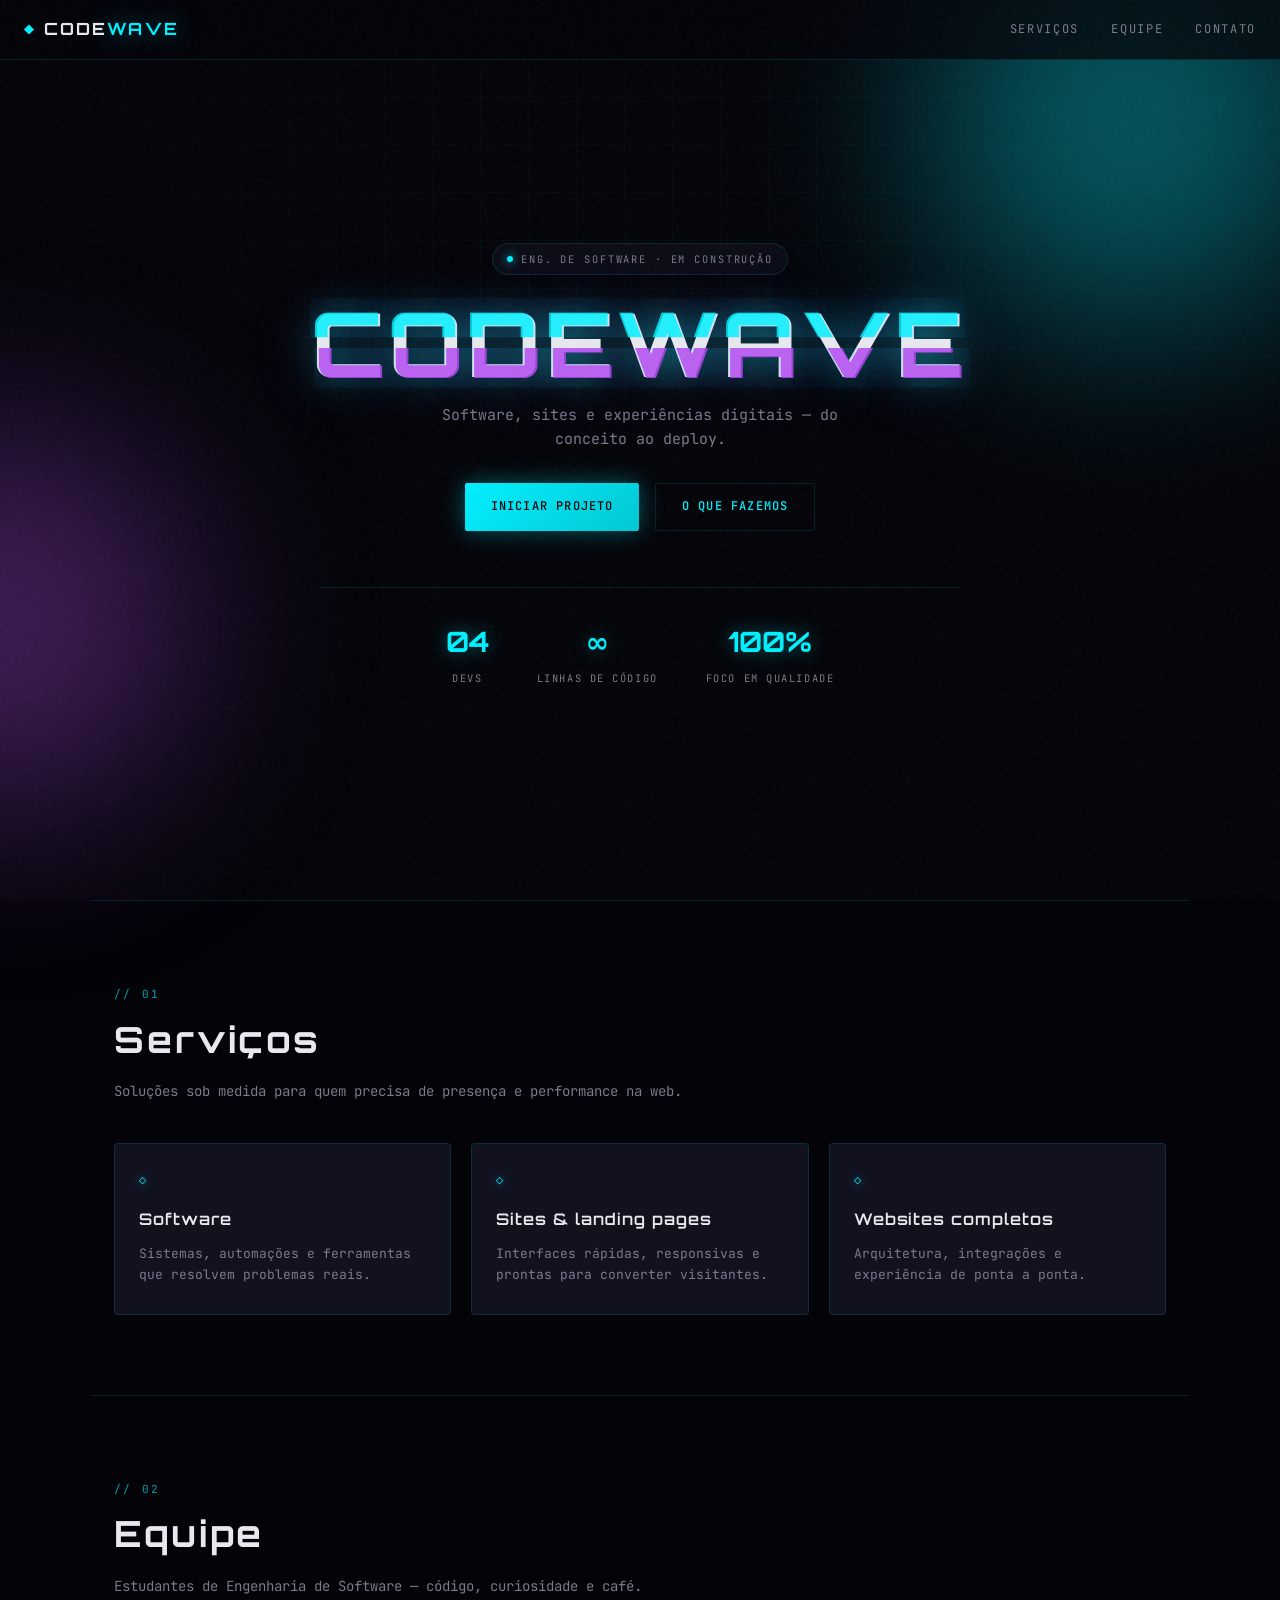
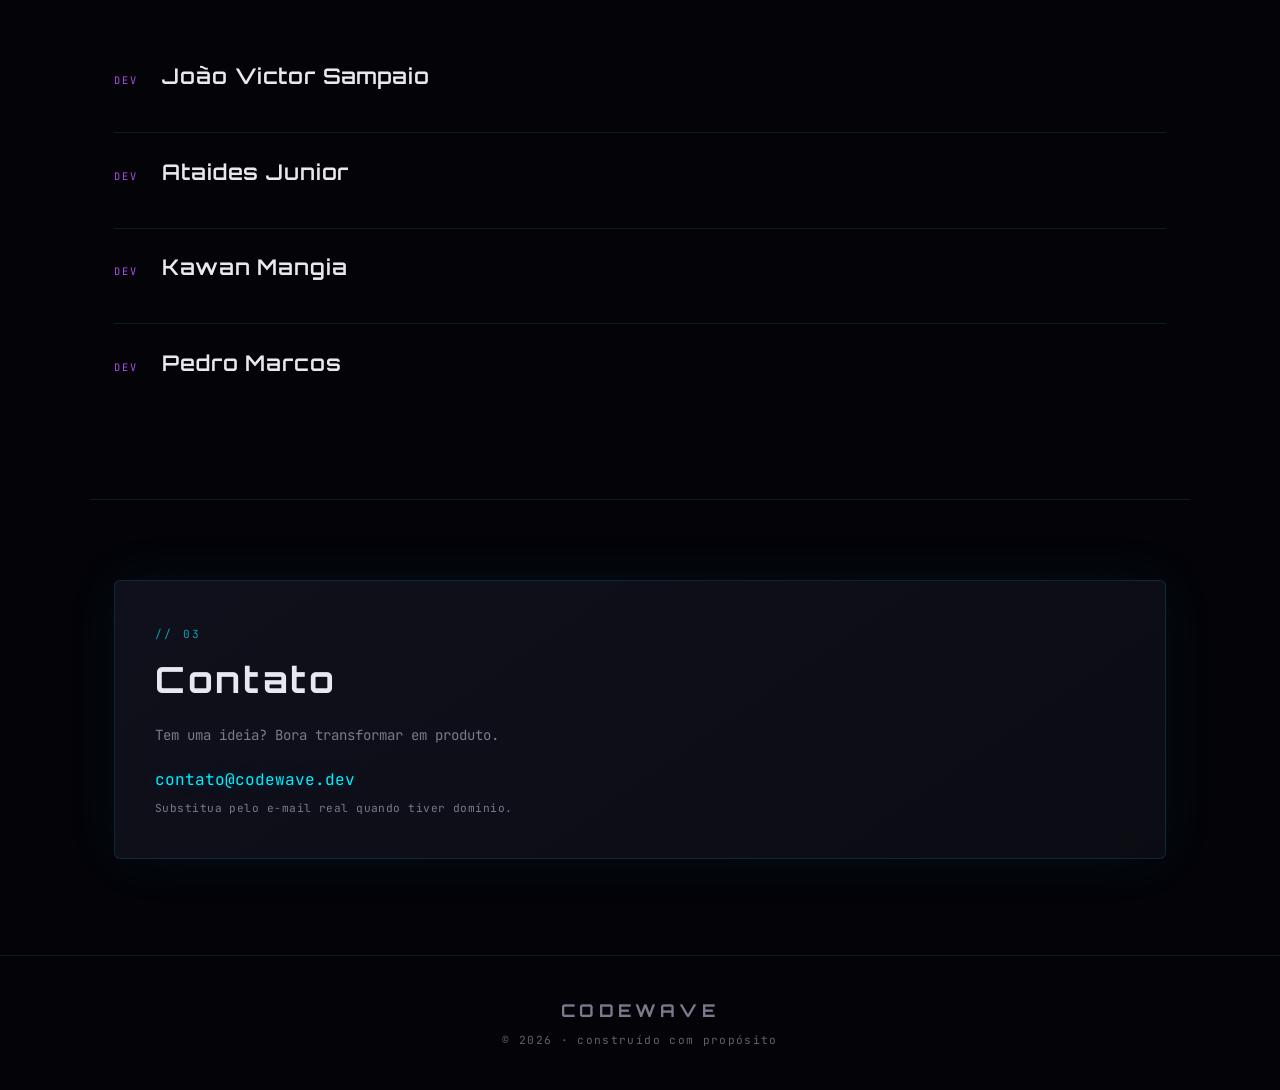
<file: index.html>
<!DOCTYPE html>
<html lang="pt-BR">
<head>
  <meta charset="UTF-8" />
  <meta name="viewport" content="width=device-width, initial-scale=1.0" />
  <meta name="theme-color" content="#030308" />
  <meta name="description" content="CODEWAVE — software, sites e soluções web. Estudantes de Engenharia de Software." />
  <title>CODEWAVE — Engenharia & Web</title>
  <link rel="preconnect" href="https://fonts.googleapis.com" />
  <link rel="preconnect" href="https://fonts.gstatic.com" crossorigin />
  <link href="https://fonts.googleapis.com/css2?family=JetBrains+Mono:wght@400;500;600&family=Orbitron:wght@500;600;700;800&display=swap" rel="stylesheet" />
  <link rel="stylesheet" href="styles.css" />
</head>
<body>
  <div class="noise" aria-hidden="true"></div>
  <div class="grid-bg" aria-hidden="true"></div>
  <div class="orb orb-a" aria-hidden="true"></div>
  <div class="orb orb-b" aria-hidden="true"></div>

  <header class="header">
    <a href="#" class="brand">
      <span class="brand-icon" aria-hidden="true"></span>
      <span class="brand-text">CODE<span class="brand-accent">WAVE</span></span>
    </a>
    <button type="button" class="nav-toggle" aria-label="Menu" aria-expanded="false">
      <span></span><span></span><span></span>
    </button>
    <nav class="nav">
      <a href="#servicos">Serviços</a>
      <a href="#equipe">Equipe</a>
      <a href="#contato">Contato</a>
    </nav>
  </header>

  <main>
    <section class="hero">
      <div class="hero-badge">
        <span class="pulse"></span>
        <span>Eng. de Software · em construção</span>
      </div>
      <h1 class="hero-title">
        <span class="glitch-layer" data-text="CODEWAVE">CODEWAVE</span>
      </h1>
      <p class="hero-tagline">Software, sites e experiências digitais — do conceito ao deploy.</p>
      <div class="hero-actions">
        <a href="#contato" class="btn btn-primary">Iniciar projeto</a>
        <a href="#servicos" class="btn btn-ghost">O que fazemos</a>
      </div>
      <div class="hero-stats">
        <div class="stat">
          <span class="stat-value">04</span>
          <span class="stat-label">devs</span>
        </div>
        <div class="stat">
          <span class="stat-value">∞</span>
          <span class="stat-label">linhas de código</span>
        </div>
        <div class="stat">
          <span class="stat-value">100%</span>
          <span class="stat-label">foco em qualidade</span>
        </div>
      </div>
    </section>

    <section id="servicos" class="section services">
      <div class="section-head">
        <span class="section-id">// 01</span>
        <h2>Serviços</h2>
        <p>Soluções sob medida para quem precisa de presença e performance na web.</p>
      </div>
      <div class="card-grid">
        <article class="card">
          <div class="card-glow"></div>
          <span class="card-icon">◇</span>
          <h3>Software</h3>
          <p>Sistemas, automações e ferramentas que resolvem problemas reais.</p>
        </article>
        <article class="card">
          <div class="card-glow"></div>
          <span class="card-icon">◇</span>
          <h3>Sites &amp; landing pages</h3>
          <p>Interfaces rápidas, responsivas e prontas para converter visitantes.</p>
        </article>
        <article class="card">
          <div class="card-glow"></div>
          <span class="card-icon">◇</span>
          <h3>Websites completos</h3>
          <p>Arquitetura, integrações e experiência de ponta a ponta.</p>
        </article>
      </div>
    </section>

    <section id="equipe" class="section team">
      <div class="section-head">
        <span class="section-id">// 02</span>
        <h2>Equipe</h2>
        <p>Estudantes de Engenharia de Software — código, curiosidade e café.</p>
      </div>
      <ul class="team-list">
        <li class="team-row">
          <span class="team-role">dev</span>
          <span class="team-name">João Victor Sampaio</span>
          <span class="team-line" aria-hidden="true"></span>
        </li>
        <li class="team-row">
          <span class="team-role">dev</span>
          <span class="team-name">Ataides Junior</span>
          <span class="team-line" aria-hidden="true"></span>
        </li>
        <li class="team-row">
          <span class="team-role">dev</span>
          <span class="team-name">Kawan Mangia</span>
          <span class="team-line" aria-hidden="true"></span>
        </li>
        <li class="team-row">
          <span class="team-role">dev</span>
          <span class="team-name">Pedro Marcos</span>
          <span class="team-line" aria-hidden="true"></span>
        </li>
      </ul>
    </section>

    <section id="contato" class="section contact">
      <div class="contact-panel">
        <div class="section-head section-head--inline">
          <span class="section-id">// 03</span>
          <h2>Contato</h2>
        </div>
        <p class="contact-lead">Tem uma ideia? Bora transformar em produto.</p>
        <div class="contact-links">
          <a href="mailto:contato@codewave.dev" class="link-mono">contato@codewave.dev</a>
          <span class="contact-hint">Substitua pelo e-mail real quando tiver domínio.</span>
        </div>
      </div>
    </section>
  </main>

  <footer class="footer">
    <div class="footer-brand">CODEWAVE</div>
    <p class="footer-meta">© <span id="year"></span> · construído com propósito</p>
  </footer>

  <script src="script.js"></script>
</body>
</html>
</file>
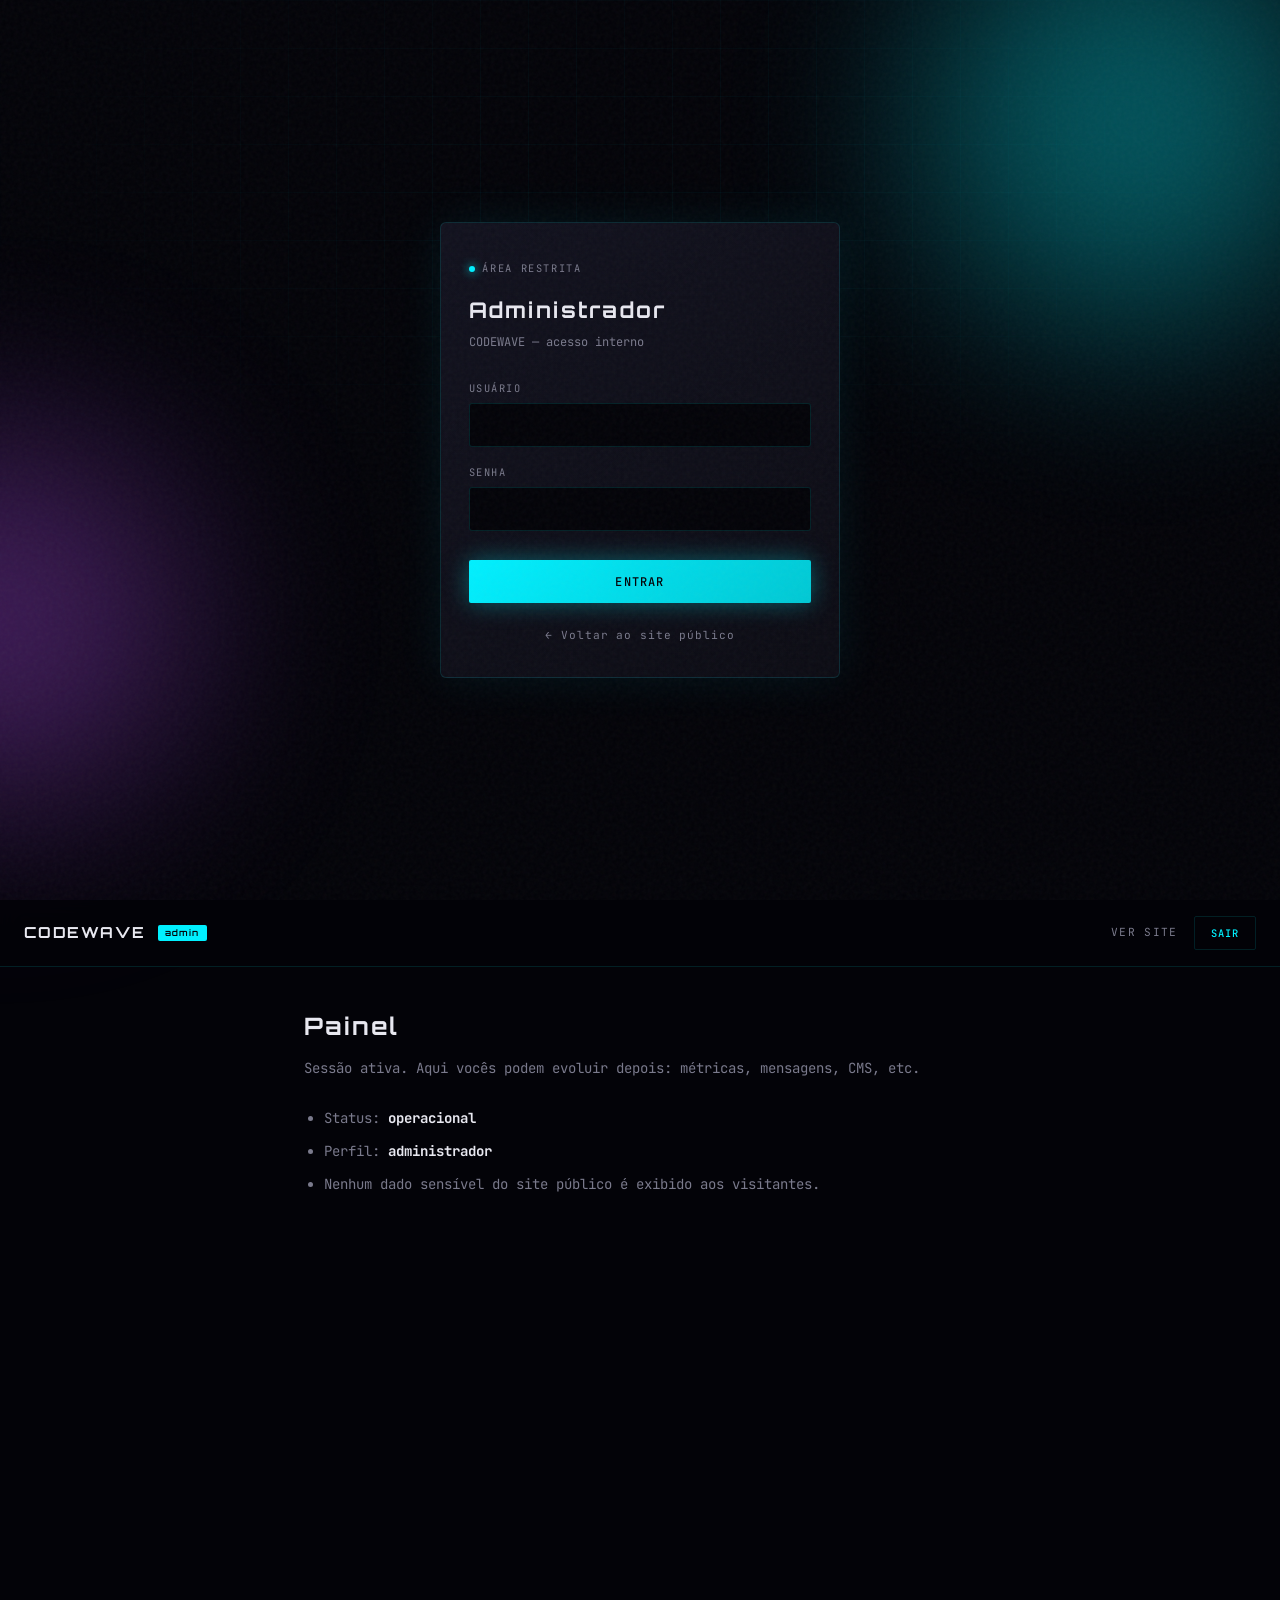
<file: admin.html>
<!DOCTYPE html>
<html lang="pt-BR">
<head>
  <meta charset="UTF-8" />
  <meta name="viewport" content="width=device-width, initial-scale=1.0" />
  <meta name="robots" content="noindex, nofollow" />
  <meta name="theme-color" content="#030308" />
  <title>Admin · CODEWAVE</title>
  <link rel="preconnect" href="https://fonts.googleapis.com" />
  <link rel="preconnect" href="https://fonts.gstatic.com" crossorigin />
  <link href="https://fonts.googleapis.com/css2?family=JetBrains+Mono:wght@400;500;600&family=Orbitron:wght@500;600;700&display=swap" rel="stylesheet" />
  <link rel="stylesheet" href="styles.css" />
  <link rel="stylesheet" href="admin.css" />
</head>
<body class="page-admin">
  <div class="noise" aria-hidden="true"></div>
  <div class="grid-bg" aria-hidden="true"></div>
  <div class="orb orb-a" aria-hidden="true"></div>
  <div class="orb orb-b" aria-hidden="true"></div>

  <div id="login-screen" class="admin-login">
    <div class="admin-login-card">
      <p class="admin-login-badge"><span class="pulse"></span> Área restrita</p>
      <h1 class="admin-login-title">Administrador</h1>
      <p class="admin-login-hint">CODEWAVE — acesso interno</p>
      <form id="admin-form" class="admin-form" novalidate>
        <label class="admin-label" for="admin-user">Usuário</label>
        <input class="admin-input" id="admin-user" name="user" type="text" autocomplete="username" required />
        <label class="admin-label" for="admin-pass">Senha</label>
        <input class="admin-input" id="admin-pass" name="password" type="password" autocomplete="current-password" required />
        <p id="admin-error" class="admin-error" hidden>Credenciais inválidas.</p>
        <button type="submit" class="btn btn-primary admin-submit">Entrar</button>
      </form>
      <a href="index.html" class="admin-back-site">← Voltar ao site público</a>
    </div>
  </div>

  <div id="admin-panel" class="admin-panel" hidden>
    <header class="admin-bar">
      <span class="admin-bar-brand">CODEWAVE <span class="admin-bar-tag">admin</span></span>
      <div class="admin-bar-actions">
        <a href="index.html" class="admin-bar-link">Ver site</a>
        <button type="button" id="admin-logout" class="btn btn-ghost admin-logout-btn">Sair</button>
      </div>
    </header>
    <main class="admin-main">
      <h2 class="admin-main-title">Painel</h2>
      <p class="admin-main-lead">Sessão ativa. Aqui vocês podem evoluir depois: métricas, mensagens, CMS, etc.</p>
      <ul class="admin-placeholder-list">
        <li>Status: <strong>operacional</strong></li>
        <li>Perfil: <strong>administrador</strong></li>
        <li>Nenhum dado sensível do site público é exibido aos visitantes.</li>
      </ul>
    </main>
  </div>

  <script src="admin.js"></script>
</body>
</html>
</file>
<file: styles.css>
:root {
  --void: #030308;
  --surface: #0c0c14;
  --elevated: #12121f;
  --border: rgba(0, 240, 255, 0.12);
  --cyan: #00f0ff;
  --cyan-dim: rgba(0, 240, 255, 0.65);
  --violet: #b24bf3;
  --text: #e8e8f0;
  --muted: #7a7a8c;
  --font-display: "Orbitron", system-ui, sans-serif;
  --font-mono: "JetBrains Mono", ui-monospace, monospace;
  --ease-out: cubic-bezier(0.22, 1, 0.36, 1);
}

*,
*::before,
*::after {
  box-sizing: border-box;
}

html {
  scroll-behavior: smooth;
}

body {
  margin: 0;
  min-height: 100vh;
  font-family: var(--font-mono);
  font-size: 0.9375rem;
  font-weight: 400;
  line-height: 1.6;
  color: var(--text);
  background: var(--void);
  overflow-x: hidden;
}

a {
  color: inherit;
  text-decoration: none;
}

/* Ambient layers */
.noise {
  pointer-events: none;
  position: fixed;
  inset: 0;
  z-index: 9999;
  opacity: 0.04;
  background-image: url("data:image/svg+xml,%3Csvg viewBox='0 0 256 256' xmlns='http://www.w3.org/2000/svg'%3E%3Cfilter id='n'%3E%3CfeTurbulence type='fractalNoise' baseFrequency='0.9' numOctaves='4' stitchTiles='stitch'/%3E%3C/filter%3E%3Crect width='100%25' height='100%25' filter='url(%23n)'/%3E%3C/svg%3E");
}

.grid-bg {
  pointer-events: none;
  position: fixed;
  inset: 0;
  z-index: 0;
  background-image:
    linear-gradient(rgba(0, 240, 255, 0.03) 1px, transparent 1px),
    linear-gradient(90deg, rgba(0, 240, 255, 0.03) 1px, transparent 1px);
  background-size: 48px 48px;
  mask-image: radial-gradient(ellipse 80% 60% at 50% 20%, black 20%, transparent 70%);
}

.orb {
  pointer-events: none;
  position: fixed;
  border-radius: 50%;
  filter: blur(100px);
  opacity: 0.35;
  z-index: 0;
  animation: orb-float 18s ease-in-out infinite;
}

.orb-a {
  width: min(55vw, 420px);
  height: min(55vw, 420px);
  background: var(--cyan);
  top: -10%;
  right: -5%;
}

.orb-b {
  width: min(50vw, 380px);
  height: min(50vw, 380px);
  background: var(--violet);
  bottom: 10%;
  left: -15%;
  animation-delay: -7s;
}

@keyframes orb-float {
  0%,
  100% {
    transform: translate(0, 0) scale(1);
  }
  50% {
    transform: translate(-30px, 40px) scale(1.08);
  }
}

/* Header */
.header {
  position: fixed;
  top: 0;
  left: 0;
  right: 0;
  z-index: 100;
  display: flex;
  align-items: center;
  justify-content: space-between;
  padding: 1rem 1.5rem;
  background: rgba(3, 3, 8, 0.75);
  backdrop-filter: blur(16px);
  border-bottom: 1px solid var(--border);
}

.brand {
  display: flex;
  align-items: center;
  gap: 0.65rem;
  font-family: var(--font-display);
  font-weight: 700;
  font-size: 1.05rem;
  letter-spacing: 0.12em;
}

.brand-icon {
  width: 10px;
  height: 10px;
  background: var(--cyan);
  box-shadow: 0 0 14px var(--cyan);
  clip-path: polygon(50% 0%, 100% 50%, 50% 100%, 0% 50%);
}

.brand-accent {
  color: var(--cyan);
  text-shadow: 0 0 24px rgba(0, 240, 255, 0.5);
}

.nav {
  display: flex;
  gap: 2rem;
  font-size: 0.75rem;
  text-transform: uppercase;
  letter-spacing: 0.14em;
}

.nav a {
  color: var(--muted);
  transition: color 0.25s var(--ease-out), text-shadow 0.25s;
}

.nav a:hover {
  color: var(--cyan);
  text-shadow: 0 0 12px rgba(0, 240, 255, 0.4);
}

.nav-toggle {
  display: none;
  flex-direction: column;
  gap: 5px;
  padding: 8px;
  background: none;
  border: none;
  cursor: pointer;
}

.nav-toggle span {
  display: block;
  width: 22px;
  height: 2px;
  background: var(--cyan);
  box-shadow: 0 0 8px var(--cyan-dim);
  transition: transform 0.3s var(--ease-out), opacity 0.3s;
}

@media (max-width: 768px) {
  .nav-toggle {
    display: flex;
  }

  .nav {
    position: fixed;
    inset: 0;
    top: 57px;
    flex-direction: column;
    align-items: center;
    justify-content: center;
    gap: 2rem;
    background: rgba(3, 3, 8, 0.97);
    font-size: 0.875rem;
    opacity: 0;
    visibility: hidden;
    transition: opacity 0.3s, visibility 0.3s;
  }

  .nav.is-open {
    opacity: 1;
    visibility: visible;
  }

  .nav-toggle[aria-expanded="true"] span:nth-child(1) {
    transform: translateY(7px) rotate(45deg);
  }

  .nav-toggle[aria-expanded="true"] span:nth-child(2) {
    opacity: 0;
  }

  .nav-toggle[aria-expanded="true"] span:nth-child(3) {
    transform: translateY(-7px) rotate(-45deg);
  }
}

/* Hero */
.hero {
  position: relative;
  z-index: 1;
  min-height: 100vh;
  display: flex;
  flex-direction: column;
  align-items: center;
  justify-content: center;
  text-align: center;
  padding: 6rem 1.5rem 4rem;
}

.hero-badge {
  display: inline-flex;
  align-items: center;
  gap: 0.5rem;
  padding: 0.4rem 0.9rem;
  margin-bottom: 1.5rem;
  font-size: 0.65rem;
  letter-spacing: 0.18em;
  text-transform: uppercase;
  color: var(--muted);
  border: 1px solid var(--border);
  border-radius: 999px;
  background: rgba(18, 18, 31, 0.6);
}

.pulse {
  width: 6px;
  height: 6px;
  border-radius: 50%;
  background: var(--cyan);
  box-shadow: 0 0 10px var(--cyan);
  animation: pulse-glow 2s ease-in-out infinite;
}

@keyframes pulse-glow {
  0%,
  100% {
    opacity: 1;
    transform: scale(1);
  }
  50% {
    opacity: 0.5;
    transform: scale(1.2);
  }
}

.hero-title {
  margin: 0 0 1rem;
  font-family: var(--font-display);
  font-size: clamp(2.75rem, 12vw, 5.5rem);
  font-weight: 800;
  letter-spacing: 0.06em;
  line-height: 1;
}

.glitch-layer {
  position: relative;
  display: inline-block;
  color: var(--text);
  text-shadow:
    0 0 40px rgba(0, 240, 255, 0.35),
    0 0 80px rgba(178, 75, 243, 0.2);
}

.glitch-layer::before,
.glitch-layer::after {
  content: attr(data-text);
  position: absolute;
  left: 0;
  top: 0;
  width: 100%;
  height: 100%;
  opacity: 0.85;
}

.glitch-layer::before {
  color: var(--cyan);
  clip-path: polygon(0 0, 100% 0, 100% 45%, 0 45%);
  transform: translate(-2px, -1px);
  animation: glitch-1 4s infinite linear alternate-reverse;
}

.glitch-layer::after {
  color: var(--violet);
  clip-path: polygon(0 55%, 100% 55%, 100% 100%, 0 100%);
  transform: translate(2px, 1px);
  animation: glitch-2 5s infinite linear alternate-reverse;
}

@keyframes glitch-1 {
  0%,
  90%,
  100% {
    transform: translate(-2px, -1px);
  }
  92% {
    transform: translate(3px, 2px);
  }
  94% {
    transform: translate(-4px, 0);
  }
}

@keyframes glitch-2 {
  0%,
  88%,
  100% {
    transform: translate(2px, 1px);
  }
  91% {
    transform: translate(-3px, -2px);
  }
}

@media (prefers-reduced-motion: reduce) {
  .glitch-layer::before,
  .glitch-layer::after {
    animation: none;
    opacity: 0.25;
  }

  .orb {
    animation: none;
  }

  .pulse {
    animation: none;
  }
}

.hero-tagline {
  max-width: 28rem;
  margin: 0 0 2rem;
  color: var(--muted);
  font-size: 0.9375rem;
}

.hero-actions {
  display: flex;
  flex-wrap: wrap;
  gap: 1rem;
  justify-content: center;
  margin-bottom: 3.5rem;
}

.btn {
  display: inline-flex;
  align-items: center;
  justify-content: center;
  padding: 0.85rem 1.6rem;
  font-family: var(--font-mono);
  font-size: 0.75rem;
  font-weight: 500;
  letter-spacing: 0.1em;
  text-transform: uppercase;
  border-radius: 2px;
  cursor: pointer;
  transition: transform 0.2s var(--ease-out), box-shadow 0.25s, background 0.25s, border-color 0.25s;
}

.btn-primary {
  color: var(--void);
  background: linear-gradient(135deg, var(--cyan), #00c8d4);
  border: none;
  box-shadow: 0 0 24px rgba(0, 240, 255, 0.35);
}

.btn-primary:hover {
  transform: translateY(-2px);
  box-shadow: 0 0 36px rgba(0, 240, 255, 0.5);
}

.btn-ghost {
  background: transparent;
  color: var(--cyan);
  border: 1px solid var(--border);
}

.btn-ghost:hover {
  border-color: var(--cyan);
  background: rgba(0, 240, 255, 0.06);
  box-shadow: 0 0 20px rgba(0, 240, 255, 0.15);
}

.hero-stats {
  display: flex;
  flex-wrap: wrap;
  gap: 2rem 3rem;
  justify-content: center;
  padding-top: 2rem;
  border-top: 1px solid var(--border);
  max-width: 640px;
  width: 100%;
}

.stat {
  text-align: center;
}

.stat-value {
  display: block;
  font-family: var(--font-display);
  font-size: 1.75rem;
  font-weight: 700;
  color: var(--cyan);
  text-shadow: 0 0 20px rgba(0, 240, 255, 0.4);
}

.stat-label {
  font-size: 0.65rem;
  letter-spacing: 0.15em;
  text-transform: uppercase;
  color: var(--muted);
}

/* Sections */
.section {
  position: relative;
  z-index: 1;
  padding: 5rem 1.5rem;
  max-width: 1100px;
  margin: 0 auto;
}

.section-head {
  margin-bottom: 2.5rem;
}

.section-head h2 {
  margin: 0.35rem 0 0.75rem;
  font-family: var(--font-display);
  font-size: clamp(1.75rem, 4vw, 2.25rem);
  font-weight: 700;
  letter-spacing: 0.08em;
}

.section-head p {
  margin: 0;
  max-width: 36rem;
  color: var(--muted);
  font-size: 0.875rem;
}

.section-id {
  font-size: 0.7rem;
  letter-spacing: 0.2em;
  color: var(--cyan-dim);
}

.section-head--inline {
  margin-bottom: 1rem;
}

/* Services */
.services {
  border-top: 1px solid var(--border);
}

.card-grid {
  display: grid;
  grid-template-columns: repeat(3, 1fr);
  gap: 1.25rem;
}

@media (max-width: 900px) {
  .card-grid {
    grid-template-columns: 1fr;
  }
}

.card {
  position: relative;
  padding: 1.75rem 1.5rem;
  background: var(--elevated);
  border: 1px solid var(--border);
  border-radius: 4px;
  overflow: hidden;
  transition: border-color 0.3s var(--ease-out), transform 0.3s var(--ease-out);
}

.card:hover {
  border-color: rgba(0, 240, 255, 0.35);
  transform: translateY(-4px);
}

.card-glow {
  position: absolute;
  inset: -50%;
  background: radial-gradient(circle at 50% 0%, rgba(0, 240, 255, 0.12), transparent 55%);
  opacity: 0;
  transition: opacity 0.4s;
  pointer-events: none;
}

.card:hover .card-glow {
  opacity: 1;
}

.card-icon {
  display: block;
  margin-bottom: 1rem;
  font-size: 0.75rem;
  color: var(--cyan);
  text-shadow: 0 0 10px var(--cyan-dim);
}

.card h3 {
  margin: 0 0 0.65rem;
  font-family: var(--font-display);
  font-size: 1rem;
  font-weight: 600;
  letter-spacing: 0.06em;
}

.card p {
  margin: 0;
  font-size: 0.8125rem;
  color: var(--muted);
  line-height: 1.65;
}

/* Team */
.team {
  border-top: 1px solid var(--border);
}

.team-list {
  list-style: none;
  margin: 0;
  padding: 0;
}

.team-row {
  position: relative;
  display: grid;
  grid-template-columns: auto 1fr;
  align-items: baseline;
  gap: 1rem 1.5rem;
  padding: 1.35rem 0;
  border-bottom: 1px solid var(--border);
}

.team-row:last-child {
  border-bottom: none;
}

.team-role {
  font-size: 0.65rem;
  letter-spacing: 0.2em;
  text-transform: uppercase;
  color: var(--violet);
}

.team-name {
  font-family: var(--font-display);
  font-size: clamp(1.1rem, 2.5vw, 1.35rem);
  font-weight: 600;
  letter-spacing: 0.04em;
}

.team-line {
  grid-column: 1 / -1;
  height: 1px;
  background: linear-gradient(90deg, var(--cyan), transparent);
  opacity: 0;
  transform: scaleX(0);
  transform-origin: left;
  transition: opacity 0.35s, transform 0.45s var(--ease-out);
}

.team-row:hover .team-line {
  opacity: 0.5;
  transform: scaleX(1);
}

/* Contact */
.contact {
  border-top: 1px solid var(--border);
  padding-bottom: 6rem;
}

.contact-panel {
  padding: 2.5rem;
  background: linear-gradient(145deg, rgba(18, 18, 31, 0.9), rgba(12, 12, 20, 0.95));
  border: 1px solid var(--border);
  border-radius: 6px;
  box-shadow: 0 0 60px rgba(0, 240, 255, 0.06);
}

.contact-lead {
  margin: 0 0 1.25rem;
  color: var(--muted);
  font-size: 0.875rem;
}

.contact-links {
  display: flex;
  flex-direction: column;
  gap: 0.5rem;
}

.link-mono {
  font-size: 1rem;
  color: var(--cyan);
  text-shadow: 0 0 16px rgba(0, 240, 255, 0.25);
  transition: color 0.2s;
}

.link-mono:hover {
  color: #fff;
}

.contact-hint {
  font-size: 0.7rem;
  color: var(--muted);
  letter-spacing: 0.04em;
}

/* Footer */
.footer {
  position: relative;
  z-index: 1;
  text-align: center;
  padding: 2.5rem 1.5rem;
  border-top: 1px solid var(--border);
}

.footer-brand {
  font-family: var(--font-display);
  font-size: 1.1rem;
  font-weight: 700;
  letter-spacing: 0.25em;
  color: var(--muted);
  margin-bottom: 0.5rem;
}

.footer-meta {
  margin: 0;
  font-size: 0.7rem;
  letter-spacing: 0.12em;
  color: var(--muted);
  opacity: 0.8;
}
</file>
<file: admin.css>
.page-admin {
  min-height: 100vh;
}

.admin-login {
  position: relative;
  z-index: 1;
  min-height: 100vh;
  display: flex;
  align-items: center;
  justify-content: center;
  padding: 2rem 1.25rem;
}

.admin-login-card {
  width: 100%;
  max-width: 400px;
  padding: 2rem 1.75rem;
  background: linear-gradient(145deg, rgba(18, 18, 31, 0.95), rgba(12, 12, 20, 0.98));
  border: 1px solid var(--border);
  border-radius: 6px;
  box-shadow: 0 0 48px rgba(0, 240, 255, 0.08);
}

.admin-login-badge {
  display: inline-flex;
  align-items: center;
  gap: 0.45rem;
  margin: 0 0 1rem;
  font-size: 0.65rem;
  letter-spacing: 0.16em;
  text-transform: uppercase;
  color: var(--muted);
}

.admin-login-title {
  margin: 0 0 0.35rem;
  font-family: var(--font-display);
  font-size: 1.35rem;
  font-weight: 700;
  letter-spacing: 0.1em;
}

.admin-login-hint {
  margin: 0 0 1.75rem;
  font-size: 0.75rem;
  color: var(--muted);
}

.admin-form {
  display: flex;
  flex-direction: column;
  gap: 0.35rem;
}

.admin-label {
  margin-top: 0.5rem;
  font-size: 0.65rem;
  letter-spacing: 0.14em;
  text-transform: uppercase;
  color: var(--muted);
}

.admin-label:first-of-type {
  margin-top: 0;
}

.admin-input {
  margin-bottom: 0.25rem;
  padding: 0.75rem 0.85rem;
  font-family: var(--font-mono);
  font-size: 0.875rem;
  color: var(--text);
  background: var(--void);
  border: 1px solid var(--border);
  border-radius: 3px;
  outline: none;
  transition: border-color 0.2s, box-shadow 0.2s;
}

.admin-input:focus {
  border-color: rgba(0, 240, 255, 0.45);
  box-shadow: 0 0 0 1px rgba(0, 240, 255, 0.15);
}

.admin-error {
  margin: 0.5rem 0 0;
  font-size: 0.75rem;
  color: #ff6b6b;
}

.admin-submit {
  width: 100%;
  margin-top: 1.25rem;
}

.admin-back-site {
  display: block;
  margin-top: 1.5rem;
  text-align: center;
  font-size: 0.7rem;
  letter-spacing: 0.08em;
  color: var(--muted);
  transition: color 0.2s;
}

.admin-back-site:hover {
  color: var(--cyan);
}

.admin-panel {
  position: relative;
  z-index: 1;
  min-height: 100vh;
  display: flex;
  flex-direction: column;
}

.admin-bar {
  display: flex;
  align-items: center;
  justify-content: space-between;
  flex-wrap: wrap;
  gap: 1rem;
  padding: 1rem 1.5rem;
  background: rgba(3, 3, 8, 0.85);
  backdrop-filter: blur(12px);
  border-bottom: 1px solid var(--border);
}

.admin-bar-brand {
  font-family: var(--font-display);
  font-size: 0.95rem;
  font-weight: 700;
  letter-spacing: 0.12em;
}

.admin-bar-tag {
  margin-left: 0.35rem;
  padding: 0.15rem 0.45rem;
  font-size: 0.55rem;
  font-weight: 600;
  letter-spacing: 0.12em;
  vertical-align: middle;
  color: var(--void);
  background: var(--cyan);
  border-radius: 2px;
}

.admin-bar-actions {
  display: flex;
  align-items: center;
  gap: 1rem;
}

.admin-bar-link {
  font-size: 0.7rem;
  letter-spacing: 0.12em;
  text-transform: uppercase;
  color: var(--muted);
  transition: color 0.2s;
}

.admin-bar-link:hover {
  color: var(--cyan);
}

.admin-logout-btn {
  padding: 0.55rem 1rem;
  font-size: 0.65rem;
}

.admin-main {
  flex: 1;
  max-width: 720px;
  margin: 0 auto;
  padding: 2.5rem 1.5rem 4rem;
  width: 100%;
}

.admin-main-title {
  margin: 0 0 0.75rem;
  font-family: var(--font-display);
  font-size: 1.5rem;
  font-weight: 700;
  letter-spacing: 0.08em;
}

.admin-main-lead {
  margin: 0 0 1.75rem;
  color: var(--muted);
  font-size: 0.875rem;
}

.admin-placeholder-list {
  margin: 0;
  padding-left: 1.25rem;
  color: var(--muted);
  font-size: 0.875rem;
}

.admin-placeholder-list li {
  margin-bottom: 0.65rem;
}

.admin-placeholder-list strong {
  color: var(--text);
}
</file>
